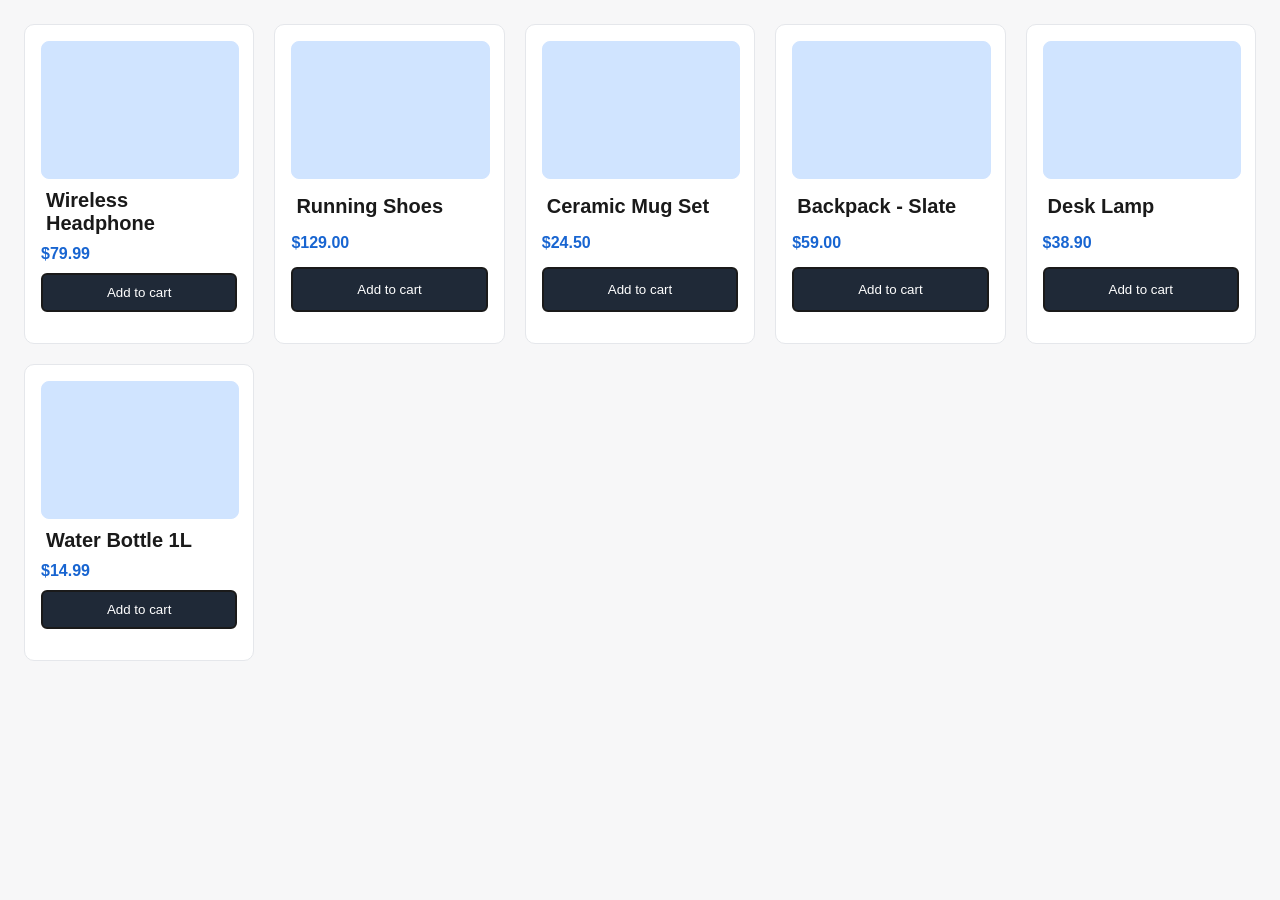
<file: task-02-product-grid/index.html>
<!doctype html>
<html lang="en">
  <head>
    <meta charset="UTF-8" />
    <meta name="viewport" content="width=device-width, initial-scale=1.0" />
    <title>Task 02 — Product Grid</title>
    <link rel="stylesheet" href="styles.css" />
  </head>
  <body>
    <!-- TODO: use CSS Grid — .product-grid should lay out .product-card items
       in equal-size responsive columns with repeat(auto-fill, minmax(...))
       so the grid reflows automatically as the viewport shrinks or grows,
       with no media queries needed -->
    <main class="product-grid">
      <article class="product-card">
        <div class="img-placeholder"></div>
        <h2 class="product-name">Wireless Headphone</h2>
        <p class="product-price">$79.99</p>
        <button type="button">Add to cart</button>
      </article>
      <article class="product-card">
        <div class="img-placeholder"></div>
        <h2 class="product-name">Running Shoes</h2>
        <p class="product-price">$129.00</p>
        <button type="button">Add to cart</button>
      </article>
      <article class="product-card">
        <div class="img-placeholder"></div>
        <h2 class="product-name">Ceramic Mug Set</h2>
        <p class="product-price">$24.50</p>
        <button type="button">Add to cart</button>
      </article>
      <article class="product-card">
        <div class="img-placeholder"></div>
        <h2 class="product-name">Backpack - Slate</h2>
        <p class="product-price">$59.00</p>
        <button type="button">Add to cart</button>
      </article>
      <article class="product-card">
        <div class="img-placeholder"></div>
        <h2 class="product-name">Desk Lamp</h2>
        <p class="product-price">$38.90</p>
        <button type="button">Add to cart</button>
      </article>
      <article class="product-card">
        <div class="img-placeholder"></div>
        <h2 class="product-name">Water Bottle 1L</h2>
        <p class="product-price">$14.99</p>
        <button type="button">Add to cart</button>
      </article>
    </main>
  </body>
</html>
</file>
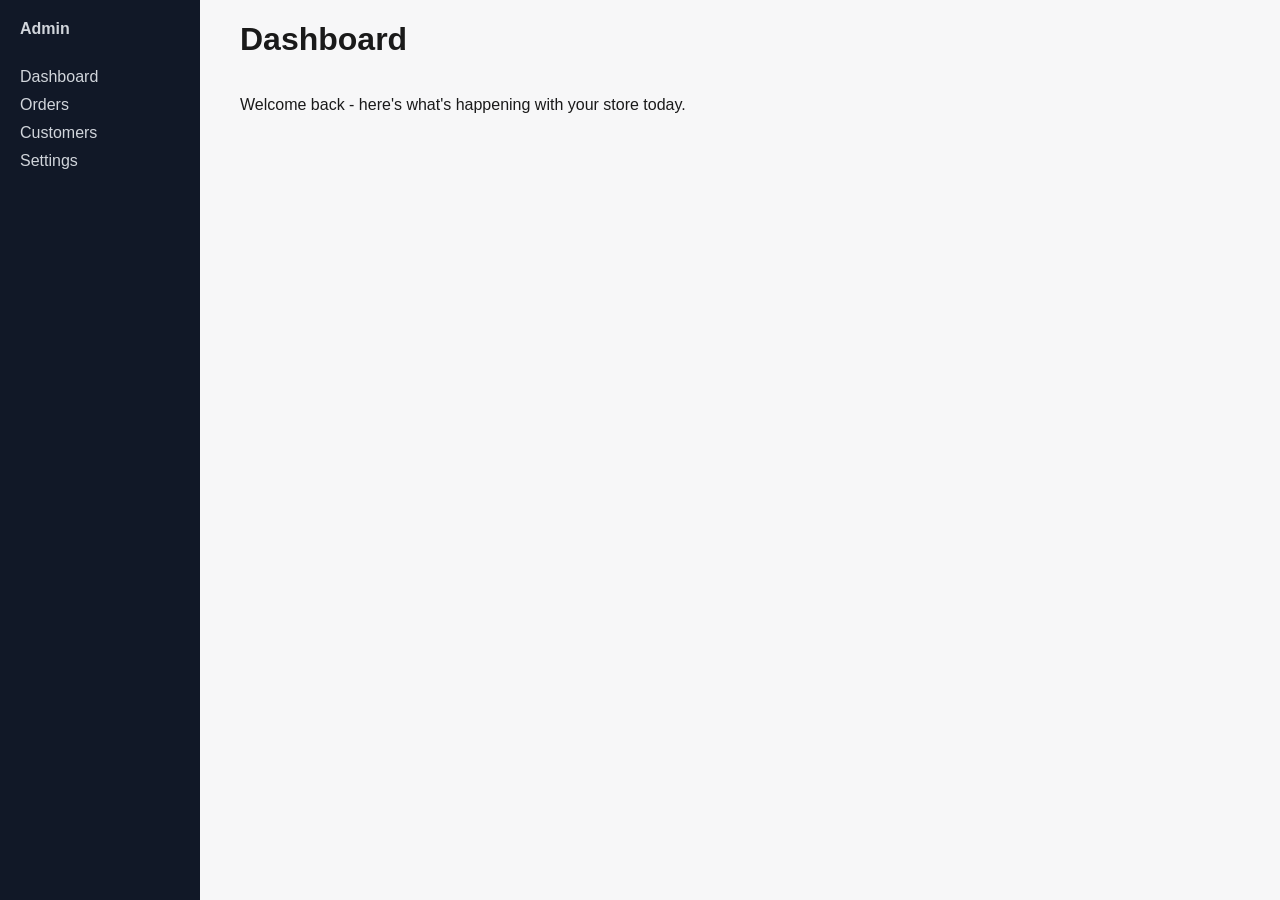
<file: task-03-sidebar-layout/index.html>
<!doctype html>
<html lang="en">
  <head>
    <meta charset="UTF-8" />
    <meta name="viewport" content="width=device-width, initial-scale=1.0" />
    <title>Task 03 — Sidebar Layout</title>
    <link rel="stylesheet" href="styles.css" />
  </head>
  <body>
    <!-- TODO: use Flexbox — .app-shell should place .sidebar at a fixed
       width and let .main-content flex to fill the remaining space -->
    <div class="app-shell">
      <nav class="sidebar">
        <div class="logo">Admin</div>
        <a href="#">Dashboard</a>
        <a href="#">Orders</a>
        <a href="#">Customers</a>
        <a href="#">Settings</a>
      </nav>
      <main class="main-content">
        <h1>Dashboard</h1>
        <p>Welcome back - here's what's happening with your store today.</p>
      </main>
    </div>
  </body>
</html>
</file>
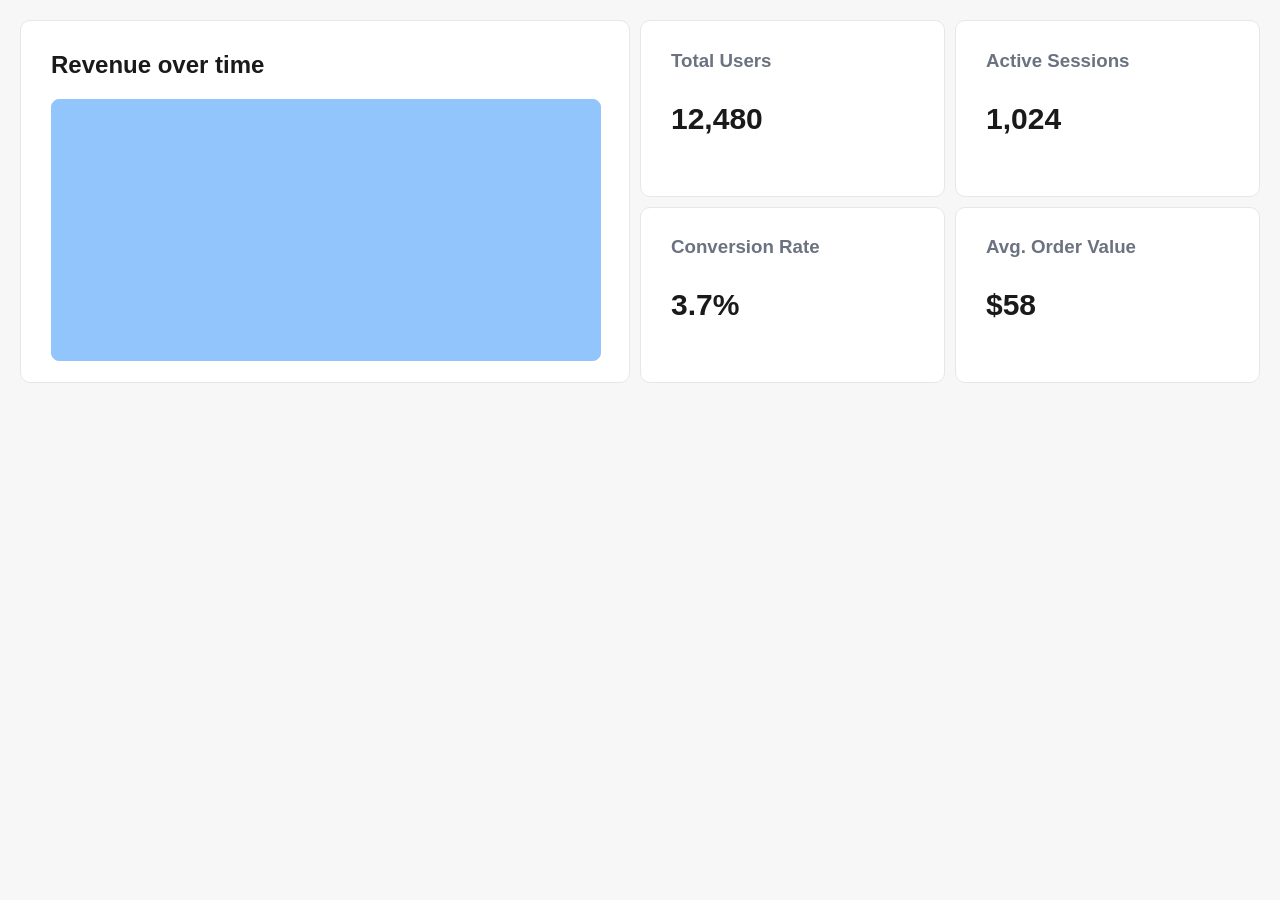
<file: task-04-dashboard-unequal/index.html>
<!doctype html>
<html lang="en">
  <head>
    <meta charset="UTF-8" />
    <meta name="viewport" content="width=device-width, initial-scale=1.0" />
    <title>Task 04 — Dashboard (Unequal Panels)</title>
    <link rel="stylesheet" href="styles.css" />
  </head>
  <body>
    <!-- TODO: use CSS Grid with grid-template-areas — .dashboard needs one
       large chart panel and several smaller stat-tile panels of unequal
       size arranged around it -->
    <main class="dashboard">
      <section class="panel chart-panel">
        <h2>Revenue over time</h2>
        <div class="img-placeholder"></div>
      </section>
      <section class="panel stat-tile stat-users">
        <h3>Total Users</h3>
        <p class="stat-value">12,480</p>
      </section>
      <section class="panel stat-tile stat-sessions">
        <h3>Active Sessions</h3>
        <p class="stat-value">1,024</p>
      </section>
      <section class="panel stat-tile stat-conversion">
        <h3>Conversion Rate</h3>
        <p class="stat-value">3.7%</p>
      </section>
      <section class="panel stat-tile stat-average">
        <h3>Avg. Order Value</h3>
        <p class="stat-value">$58</p>
      </section>
    </main>
  </body>
</html>
</file>
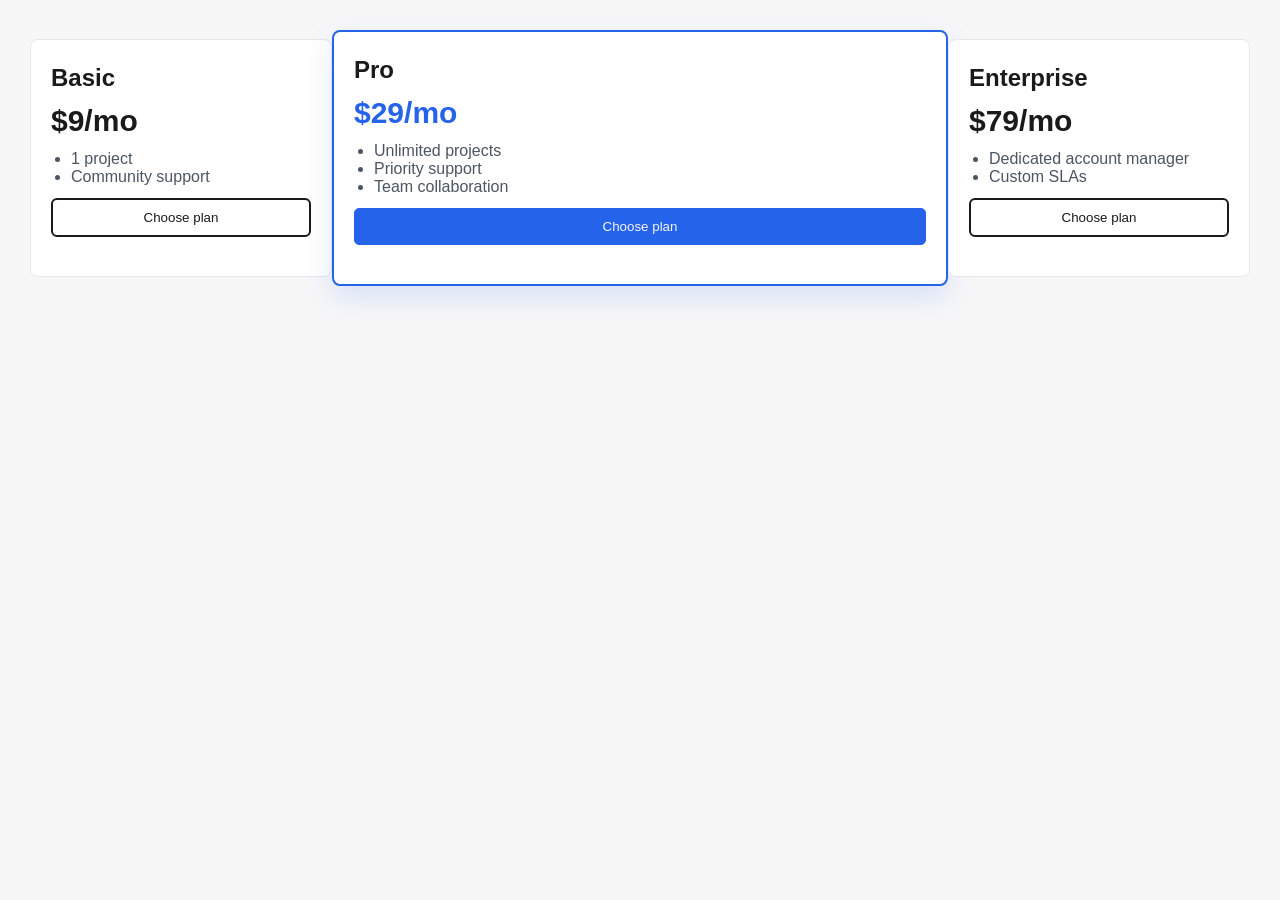
<file: task-05-pricing-cards/index.html>
<!doctype html>
<html lang="en">
  <head>
    <meta charset="UTF-8" />
    <meta name="viewport" content="width=device-width, initial-scale=1.0" />
    <title>Task 05 — Pricing Cards</title>
    <!-- <link rel="stylesheet" href="../reset.css" /> -->
    <link rel="stylesheet" href="styles.css" />
  </head>
  <body>
    <!-- TODO: use Flexbox — .pricing-row should lay out the .pricing-card
       items in a row, with the .featured card visually emphasized
       (e.g. flex-grow or transform: scale), and the row should wrap
       onto multiple lines on narrow screens -->
    <main class="pricing-row">
      <article class="pricing-card">
        <h2>Basic</h2>
        <p class="price">$9/mo</p>
        <ul>
          <li>1 project</li>
          <li>Community support</li>
        </ul>
        <button type="button">Choose plan</button>
      </article>
      <article class="pricing-card featured">
        <h2>Pro</h2>
        <p class="price">$29/mo</p>
        <ul>
          <li>Unlimited projects</li>
          <li>Priority support</li>
          <li>Team collaboration</li>
        </ul>
        <button type="button">Choose plan</button>
      </article>
      <article class="pricing-card">
        <h2>Enterprise</h2>
        <p class="price">$79/mo</p>
        <ul>
          <li>Dedicated account manager</li>
          <li>Custom SLAs</li>
        </ul>
        <button type="button">Choose plan</button>
      </article>
    </main>
  </body>
</html>
</file>
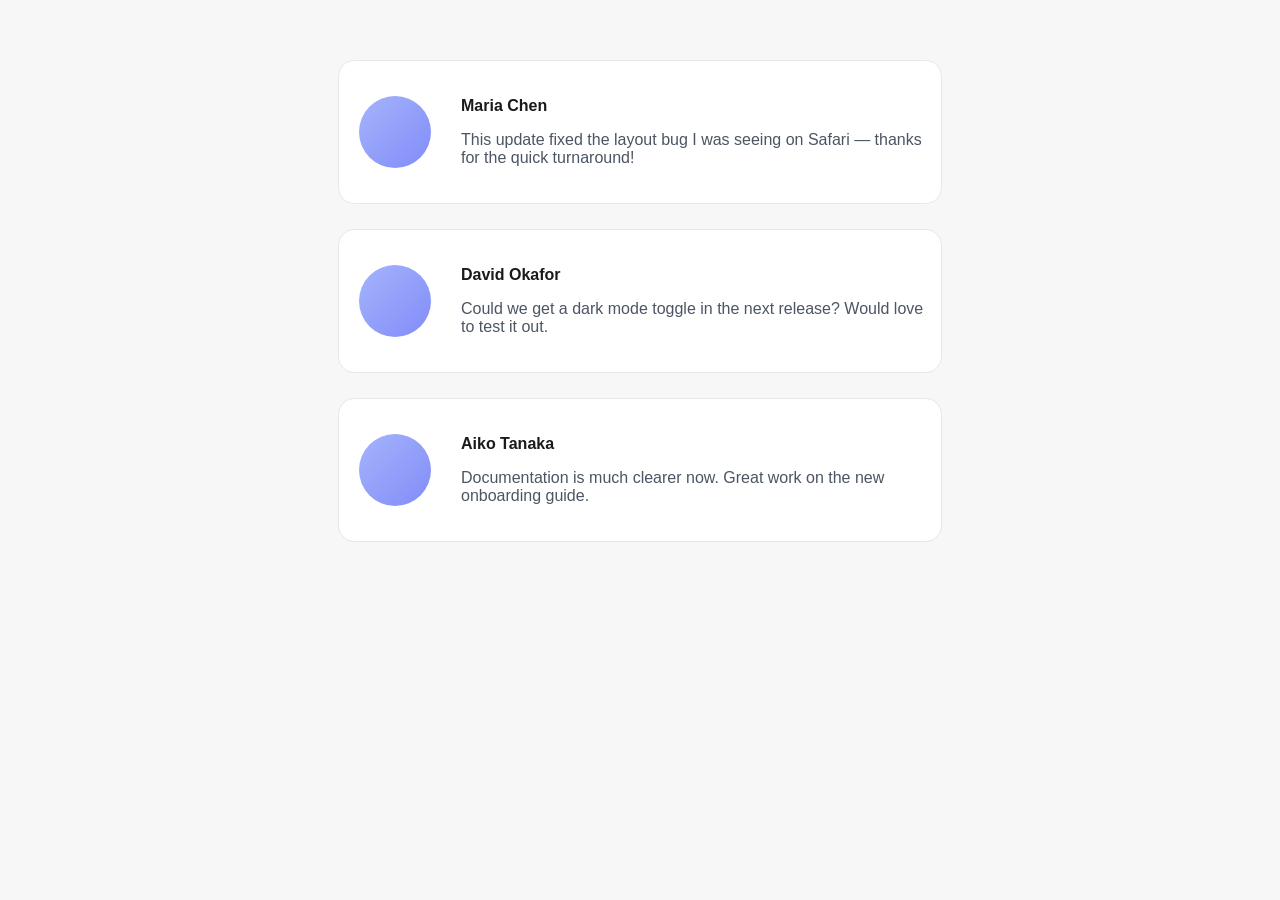
<file: task-06-media-object/index.html>
<!doctype html>
<html lang="en">
  <head>
    <meta charset="UTF-8" />
    <meta name="viewport" content="width=device-width, initial-scale=1.0" />
    <title>Task 06 — Media Object</title>
    <link rel="stylesheet" href="styles.css" />
  </head>
  <body>
    <!-- TODO: use Flexbox — each .comment should place a fixed-width
       .avatar next to a flexible .comment-body so the text takes up
       the rest of the row -->
    <main class="comment-list">
      <article class="comment">
        <div class="avatar"></div>
        <div class="comment-body">
          <p class="comment-author">Maria Chen</p>
          <p class="comment-text">
            This update fixed the layout bug I was seeing on Safari — thanks for
            the quick turnaround!
          </p>
        </div>
      </article>
      <article class="comment">
        <div class="avatar"></div>
        <div class="comment-body">
          <p class="comment-author">David Okafor</p>
          <p class="comment-text">
            Could we get a dark mode toggle in the next release? Would love to
            test it out.
          </p>
        </div>
      </article>
      <article class="comment">
        <div class="avatar"></div>
        <div class="comment-body">
          <p class="comment-author">Aiko Tanaka</p>
          <p class="comment-text">
            Documentation is much clearer now. Great work on the new onboarding
            guide.
          </p>
        </div>
      </article>
    </main>
  </body>
</html>
</file>
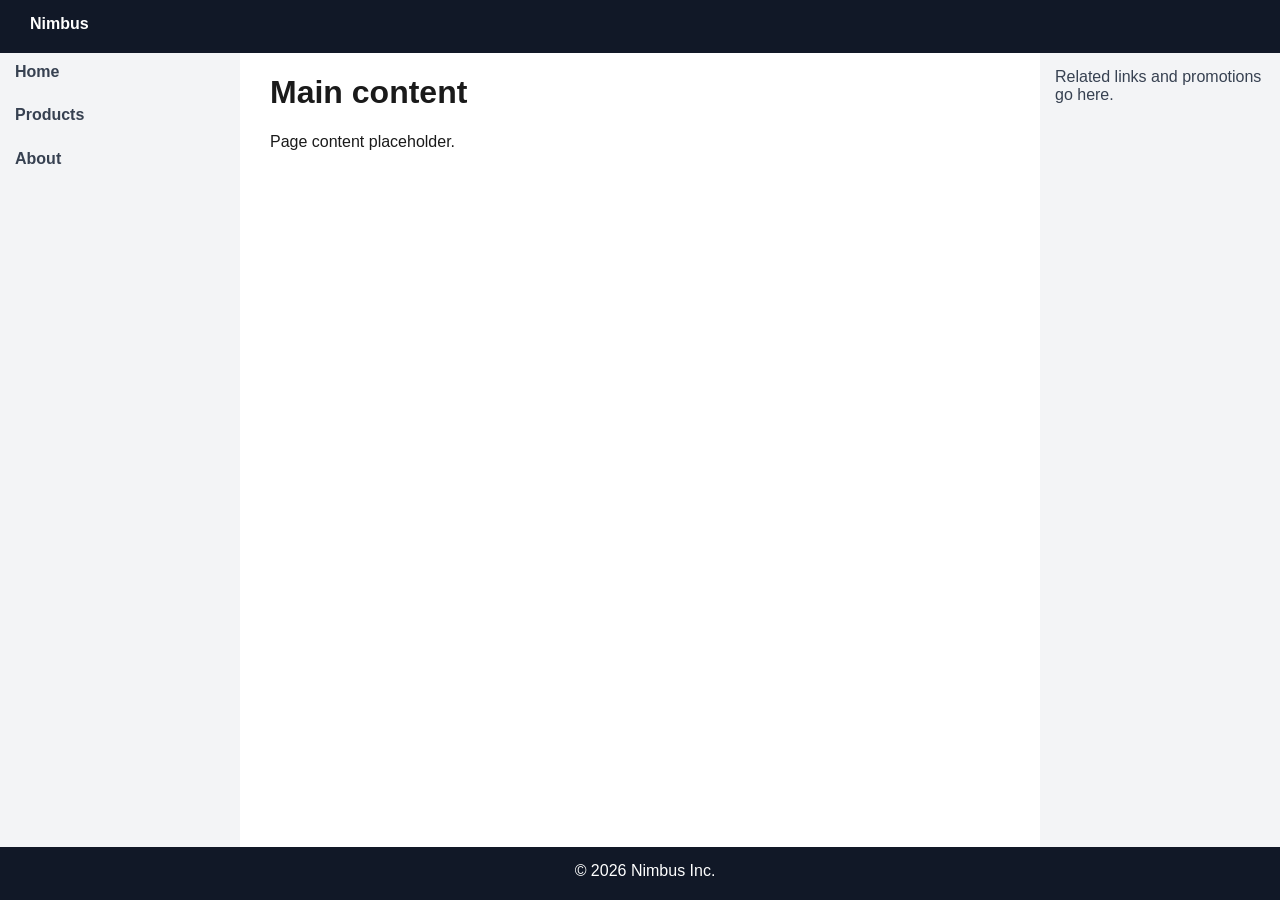
<file: task-07-holy-grail/index.html>
<!doctype html>
<html lang="en">
  <head>
    <meta charset="UTF-8" />
    <meta name="viewport" content="width=device-width, initial-scale=1.0" />
    <title>Task 07 — Holy Grail Layout</title>
    <link rel="stylesheet" href="styles.css" />
  </head>
  <body>
    <!-- TODO: .page-layout needs a full-width header, a full-width footer,
       and a three-column body in between (nav / content / aside) where
       nav and aside stay a fixed width and content fills the rest.
       Decide for yourself which layout technique fits this shape best —
       think about how many independent rows and columns you need to
       control at once before picking flex or grid -->
    <div class="page-layout">
      <header class="site-header header">Nimbus</header>
      <nav class="side-nav nav">
        <a href="#">Home</a>
        <a href="#">Products</a>
        <a href="#">About</a>
      </nav>
      <main class="content main">
        <h1>Main content</h1>
        <p>Page content placeholder.</p>
      </main>
      <aside class="sidebar side">Related links and promotions go here.</aside>
      <footer class="site-footer footer">© 2026 Nimbus Inc.</footer>
    </div>
  </body>
</html>
</file>
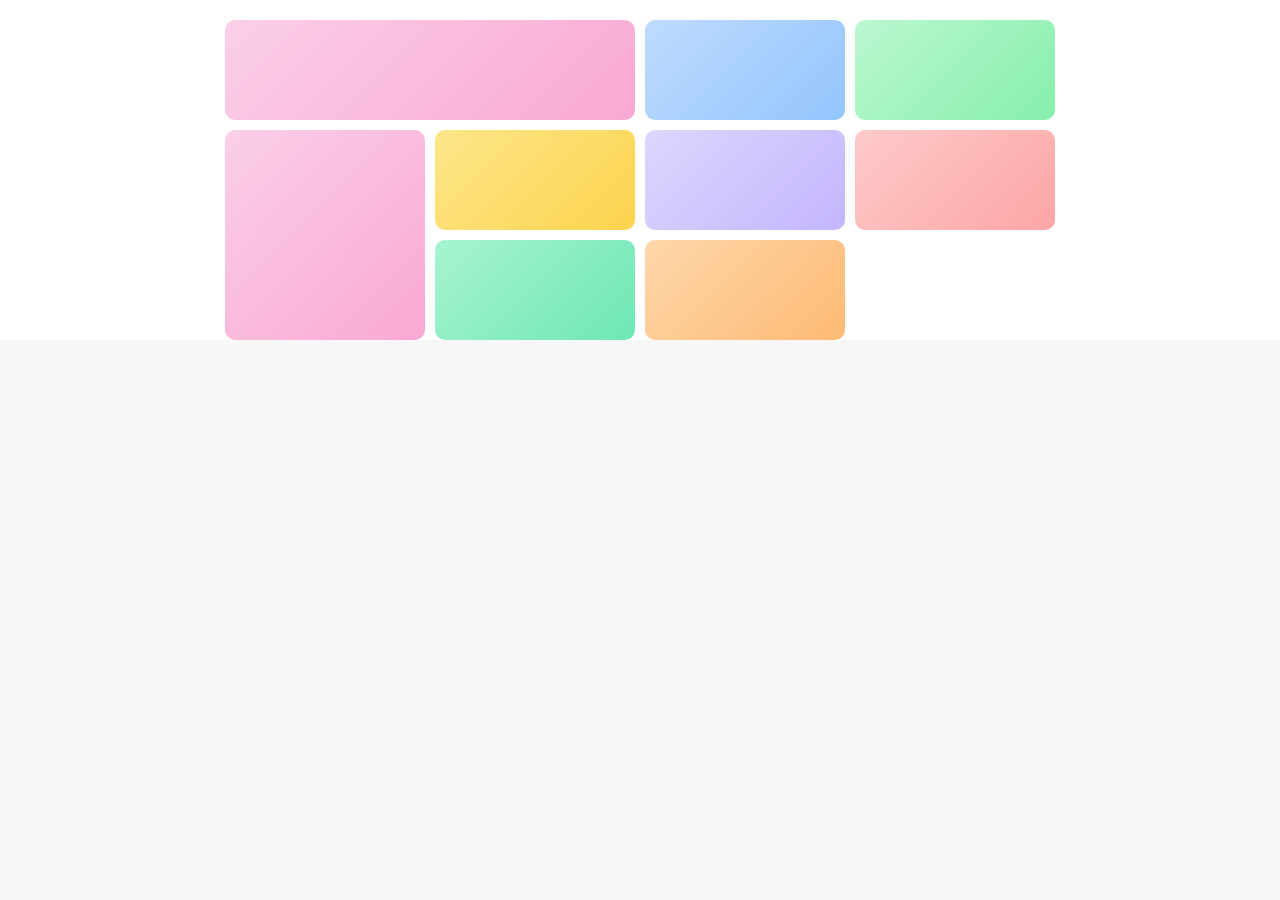
<file: task-08-gallery/index.html>
<!DOCTYPE html>
<html lang="en">
<head>
  <meta charset="UTF-8">
  <meta name="viewport" content="width=device-width, initial-scale=1.0">
  <title>Task 08 — Photo Gallery</title>
  <link rel="stylesheet" href="styles.css">
</head>
<body>
  <!-- TODO: use CSS Grid — .gallery should be an even grid of equal-size
       .gallery-item cells, but a couple of items should stand out by
       spanning 2 columns or 2 rows (grid-column: span 2 / grid-row: span 2) -->
  <main class="gallery">
    <div class="gallery-item wide"></div>
    <div class="gallery-item"></div>
    <div class="gallery-item"></div>
    <div class="gallery-item tall"></div>
    <div class="gallery-item"></div>
    <div class="gallery-item"></div>
    <div class="gallery-item"></div>
    <div class="gallery-item"></div>
    <div class="gallery-item"></div>
  </main>
</body>
</html>
</file>
<file: task-02-product-grid/styles.css>
/* TODO: build .product-grid with CSS Grid to match the mockup */
body {
  margin: 0;
  font-family: Arial, sans-serif;
  background: #f7f7f8;
  color: #1a1a1a;
}
.product-grid {
  display: grid;
  grid-template-columns: repeat(auto-fill, minmax(200px, 1fr));
  padding: 24px;
  gap: 20px;
}

.product-card {
  display: grid;
  border: 1px solid #e5e7eb;
  border-radius: 10px;
  gap: 5px;
  padding: 16px;
  background: #ffffff;
}

.img-placeholder {
  display: grid;
  width: 100%;
  height: 136px;
  border: 1px solid #d0e4ff;
  border-radius: 8px;
  background: #d0e4ff;
}
button {
  width: 100%;
  border: 2px solid #1a1a1a;
  padding: 10px 30px;
  margin-bottom: 15px;
  border-radius: 6px;
  color: #ffffff;
  cursor: pointer;
  background: #1f2937;
}

.product-price {
  color: #1865d1;
  font-weight: bold;
  padding: 0 0 5px 0;
  margin: 0;
}

.product-name {
  font-size: 20px;
  padding: 5px;
  margin: 0;
}
</file>
<file: task-03-sidebar-layout/styles.css>
/* TODO: build .app-shell, .sidebar and .main-content with Flexbox to match the mockup */
body {
  font-family: Arial, sans-serif;
  background: #f7f7f8;
  margin: 0;
}
.app-shell {
  display: flex;
  color: #d1d5db;
}

.sidebar {
  display: flex;
  flex-direction: column;
  flex: 0 0 200px;
  justify-content: start;
  box-sizing: border-box;
  background: #111827;
  gap: 10px;
  padding-left: 20px;
  height: 900px;
}

nav a {
  color: #d1d5db;
  text-decoration: none;
}

.main-content {
  display: flex;
  flex-direction: column;
  flex: 1;
  background: #f7f7f8;
  color: #1a1a1a;
  padding-left: 40px;
}

.logo {
  padding-top: 20px;
  padding-bottom: 20px;
  font-weight: bold;
}
</file>
<file: task-04-dashboard-unequal/styles.css>
/* TODO: build .dashboard with CSS Grid and grid-template-areas to match the mockup */
body {
  margin: 0;
  font-family: Arial, sans-serif;
  background: #f7f7f8;
  color: #1a1a1a;
}

.dashboard {
  display: grid;
  grid-template-columns: 2fr 1fr 1fr;
  grid-template-rows: 1fr 1fr;
  grid-template-areas:
    "chart user sessions"
    "chart conversion average";
  gap: 10px;
  height: 320px;
  margin: 20px;
}
.chart-panel {
  grid-area: chart;
}
.stat-users {
  grid-area: user;
}
.stat-sessions {
  grid-area: sessions;
}
.stat-conversion {
  grid-area: conversion;
}
.stat-average {
  grid-area: average;
}

.panel {
  border: 1px solid #e5e7eb;
  border-radius: 10px;
  background: #ffffff;
  padding: 10px 30px 30px 30px;
  /* margin: 10px 10px 0px 20px; */
}

.img-placeholder {
  width: 100%;
  height: 260px;
  background: #93c5fd;
  border: 1px solid#93c5fd;
  border-radius: 8px;
}

h3 {
  color: #6b7280;
}

p {
  font-weight: bold;
  font-size: 30px;
}
</file>
<file: task-05-pricing-cards/styles.css>
/* TODO: build .pricing-row and .pricing-card with Flexbox to match the mockup */
body {
  margin: 0;
  font-family: Arial, sans-serif;
  background: #f7f7f8;
  color: #1a1a1a;
  text-align: left;
}
.pricing-card h2,
.pricing-card p,
.pricing-card ul {
  margin: 0;
}
.pricing-row {
  display: flex;
  flex-direction: row;
  flex-wrap: wrap;
  justify-content: center;
  align-items: center;
  padding: 30px;
}

.pricing-card {
  display: flex;
  flex-direction: column;
  flex: 0 1 260px;
  background: #ffffff;
  border: 1px solid #e5e7eb;
  border-radius: 8px;
  gap: 12px;
  padding: 24px 20px;
}

.pricing-card ul {
  padding-left: 20px;
}

.featured {
  flex: 1 1 500px;
  border: 2px solid #2563eb;
  box-shadow: 0 12px 28px rgba(37, 99, 235, 0.15);
}

.featured .price {
  color: #2563eb;
}

.featured button {
  border: 1px solid #2563eb;
  padding: 10px 30px;
  border-radius: 5px;
  color: #f7f7f8;
  cursor: pointer;
  background: #2563eb;
}

ul li {
  color: #4b5563;
}

button {
  width: 100%;
  border: 2px solid #1a1a1a;
  padding: 10px 30px;
  margin-bottom: 15px;
  border-radius: 6px;
  color: #1a1a1a;
  cursor: pointer;
  background: none;
}

.pricing-row p {
  font-weight: bold;
  font-size: 30px;
}
</file>
<file: task-06-media-object/styles.css>
/* TODO: build .comment with Flexbox to match the mockup */
body {
  margin: 0;
  font-family: Arial, sans-serif;
  background: #f7f7f8;
  color: #1a1a1a;
  text-align: left;
}
.comment {
  display: flex;
  flex-direction: row;
  align-items: center;
  flex-wrap: wrap;
  gap: 20px;
  border: 1px solid #e5e7eb;
  border-radius: 16px;
  padding: 20px 10px;
  background: #ffffff;
  margin: 10px 50px;
}
.comment-list {
  display: flex;
  flex-direction: column;
  justify-content: center;
  gap: 5px;
  width: 55%;
  margin: 50px auto;
}

.avatar {
  width: 72px;
  height: 72px;
  flex: 0 0 72px;
  background: linear-gradient(135deg, #a5b4fc, #818cf8);
  border-radius: 50%;
  margin: 10px 10px;
}

.comment-author {
  font-weight: bold;
}
.comment-body {
  flex: 1;
  min-width: 0;
}

.comment-text {
  color: #4b5563;
}

/* ## Palette
- Background: `#f7f7f8`
- Comment background: `#ffffff`
- Text: `#1a1a1a`
- Secondary text: `#4b5563`
- Border: `#e5e7eb`
- Avatar accent: `#818cf8` / `#a5b4fc` */
</file>
<file: task-07-holy-grail/styles.css>
/* TODO: build .page-layout to match the mockup */
body {
  margin: 0;
  font-family: Arial, sans-serif;
  background: #f3f4f6;
  color: #1a1a1a;
}

.page-layout {
  display: grid;
  grid-template-columns: 240px 1fr 240px;
  grid-template-rows: auto 1fr auto;
  grid-template-areas:
    "header header header"
    "nav main side"
    "footer footer footer";

  min-height: 100vh;
}

.site-header {
  grid-area: header;
}

.side-nav {
  grid-area: nav;
}

.content {
  grid-area: main;
}
.sidebar {
  grid-area: side;
}
.site-footer {
  grid-area: footer;
}

.page-layout {
  height: 300px;
}

.site-header {
  display: grid;
  align-items: center;
  color: #ffffff;
  background: #111827;
  font-weight: bold;
  padding: 15px 20px 20px 30px;
}

.side-nav {
  display: grid;
  height: 130px;
  padding: 10px 0 0 15px;
}

.side-nav a {
  color: #374151;
  text-decoration: none;
  font-weight: 600;
}

.sidebar {
  color: #374151;
  padding: 15px;
}
.content {
  background: #ffffff;
  padding: 0px 30px 30px 30px;
}

.site-footer {
  display: grid;
  justify-content: center;
  align-items: center;
  color: #ffffff;
  background: #111827;
  padding: 15px 20px 20px 30px;
}

/* ## Palette
- Background: `#f3f4f6`
- Header/footer/content background: `#ffffff`
- Text: `#1a1a1a`
- Secondary text: `#374151`
- Muted text: `#6b7280` / `#9ca3af`
- Dark text accent: `#111827` */
</file>
<file: task-08-gallery/styles.css>
/* TODO: build .gallery with CSS Grid to match the mockup */

body {
  margin: 0;
  font-family: Arial, sans-serif;
  background: #f7f7f8;
  color: #1a1a1a;
}

.gallery {
  display: grid;
  grid-template-columns: 200px 200px 200px 200px;
  gap: 10px;
  justify-content: center;
  align-items: center;
  background: #ffffff;
  height: 100%;
  padding-top: 20px;
}

.gallery-item {
  height: 100px;
  border-radius: 10px;
}

.wide {
  grid-column: span 2;
  height: 100%;
}
.tall {
  grid-row: span 2;
  height: 100%;
}

.gallery-item:nth-child(1) {
  background: linear-gradient(135deg, #fbcfe8, #f9a8d4);
}
.gallery-item:nth-child(2) {
  background: linear-gradient(135deg, #bfdbfe, #93c5fd);
}
.gallery-item:nth-child(3) {
  background: linear-gradient(135deg, #bbf7d0, #86efac);
}
.gallery-item:nth-child(4) {
  background: linear-gradient(135deg, #fbcfe8, #f9a8d4);
}
.gallery-item:nth-child(5) {
  background: linear-gradient(135deg, #fde68a, #fcd34d);
}
.gallery-item:nth-child(6) {
  background: linear-gradient(135deg, #ddd6fe, #c4b5fd);
}
.gallery-item:nth-child(7) {
  background: linear-gradient(135deg, #fecaca, #fca5a5);
}
.gallery-item:nth-child(8) {
  background: linear-gradient(135deg, #a7f3d0, #6ee7b7);
}
.gallery-item:nth-child(9) {
  background: linear-gradient(135deg, #fed7aa, #fdba74);
}
</file>
